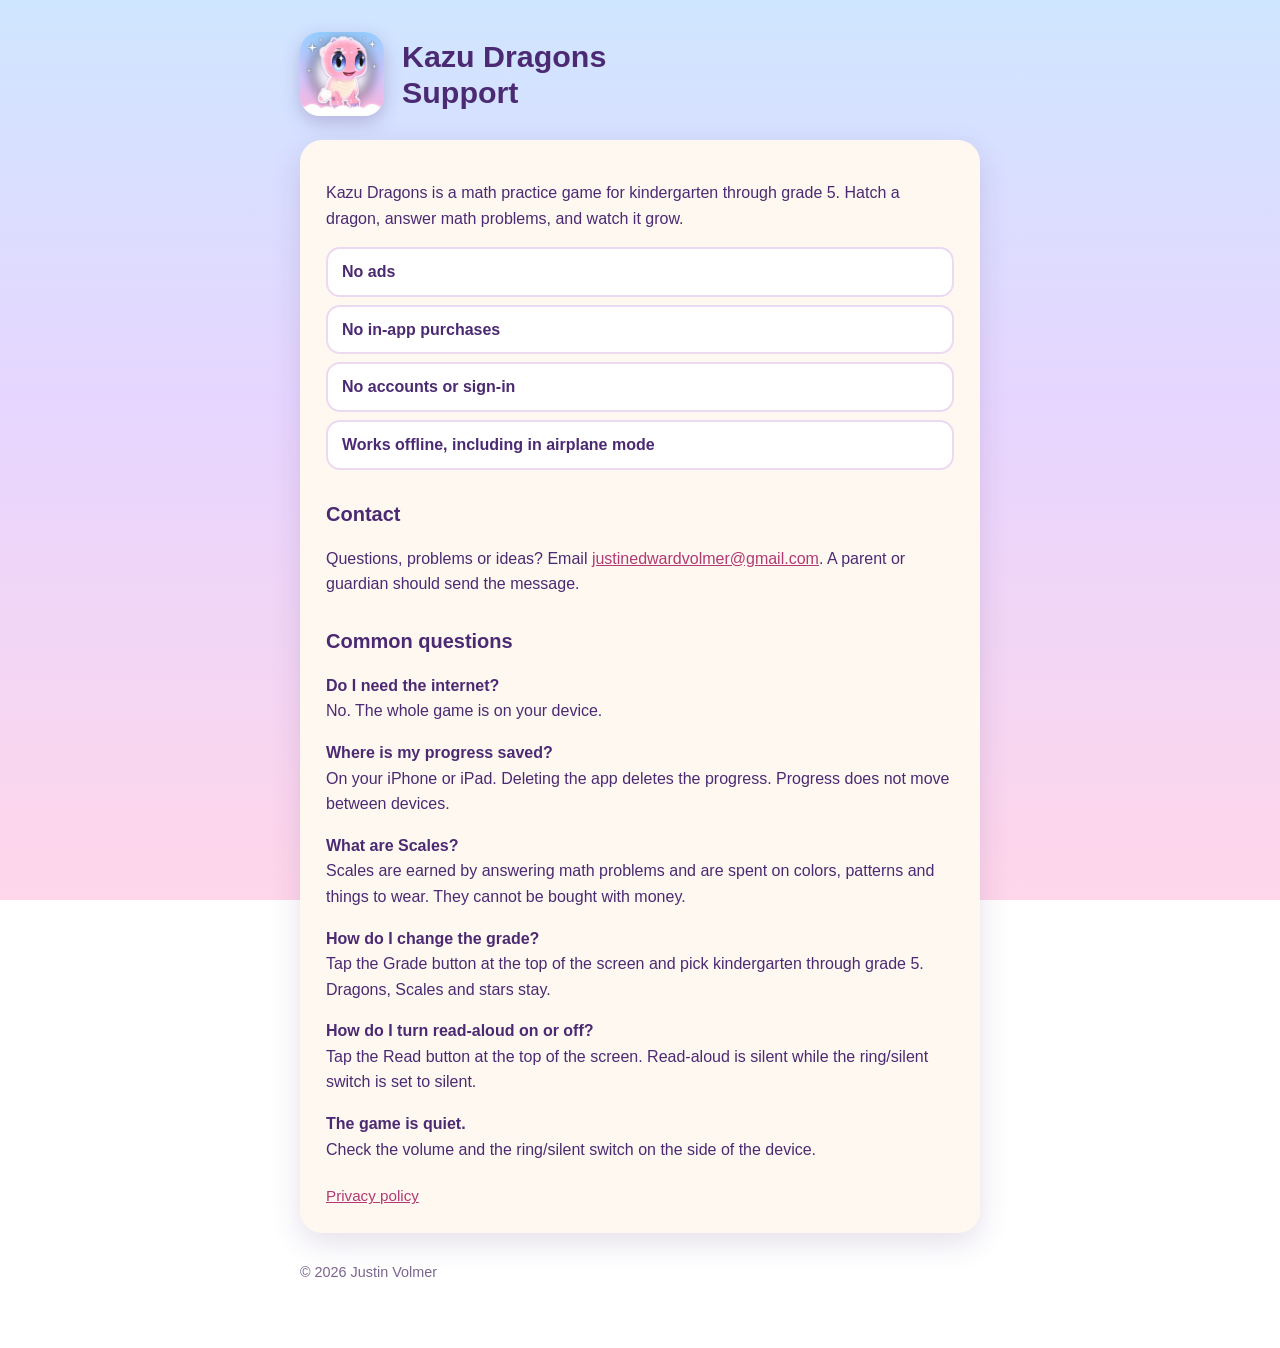
<file: index.html>
<!DOCTYPE html>
<html lang="en">
<head>
<meta charset="utf-8">
<meta name="viewport" content="width=device-width, initial-scale=1">
<title>Kazu Dragons: Support</title>
<link rel="stylesheet" href="style.css">
</head>
<body>
<main>
<header><img src="icon.png" alt="Kazu Dragons app icon: a pink baby dragon"><h1>Kazu Dragons<br>Support</h1></header>
<div class="card">
<p>Kazu Dragons is a math practice game for kindergarten through grade 5. Hatch a dragon, answer math problems, and watch it grow.</p>
<ul class="promise">
<li>No ads</li>
<li>No in-app purchases</li>
<li>No accounts or sign-in</li>
<li>Works offline, including in airplane mode</li>
</ul>

<h2>Contact</h2>
<p>Questions, problems or ideas? Email <a href="mailto:justinedwardvolmer@gmail.com">justinedwardvolmer@gmail.com</a>. A parent or guardian should send the message.</p>

<h2>Common questions</h2>
<p><strong>Do I need the internet?</strong><br>No. The whole game is on your device.</p>
<p><strong>Where is my progress saved?</strong><br>On your iPhone or iPad. Deleting the app deletes the progress. Progress does not move between devices.</p>
<p><strong>What are Scales?</strong><br>Scales are earned by answering math problems and are spent on colors, patterns and things to wear. They cannot be bought with money.</p>
<p><strong>How do I change the grade?</strong><br>Tap the Grade button at the top of the screen and pick kindergarten through grade 5. Dragons, Scales and stars stay.</p>
<p><strong>How do I turn read-aloud on or off?</strong><br>Tap the Read button at the top of the screen. Read-aloud is silent while the ring/silent switch is set to silent.</p>
<p><strong>The game is quiet.</strong><br>Check the volume and the ring/silent switch on the side of the device.</p>

<nav><a href="privacy.html">Privacy policy</a></nav>
</div>
<footer>&copy; 2026 Justin Volmer</footer>
</main>
</body>
</html>
</file>
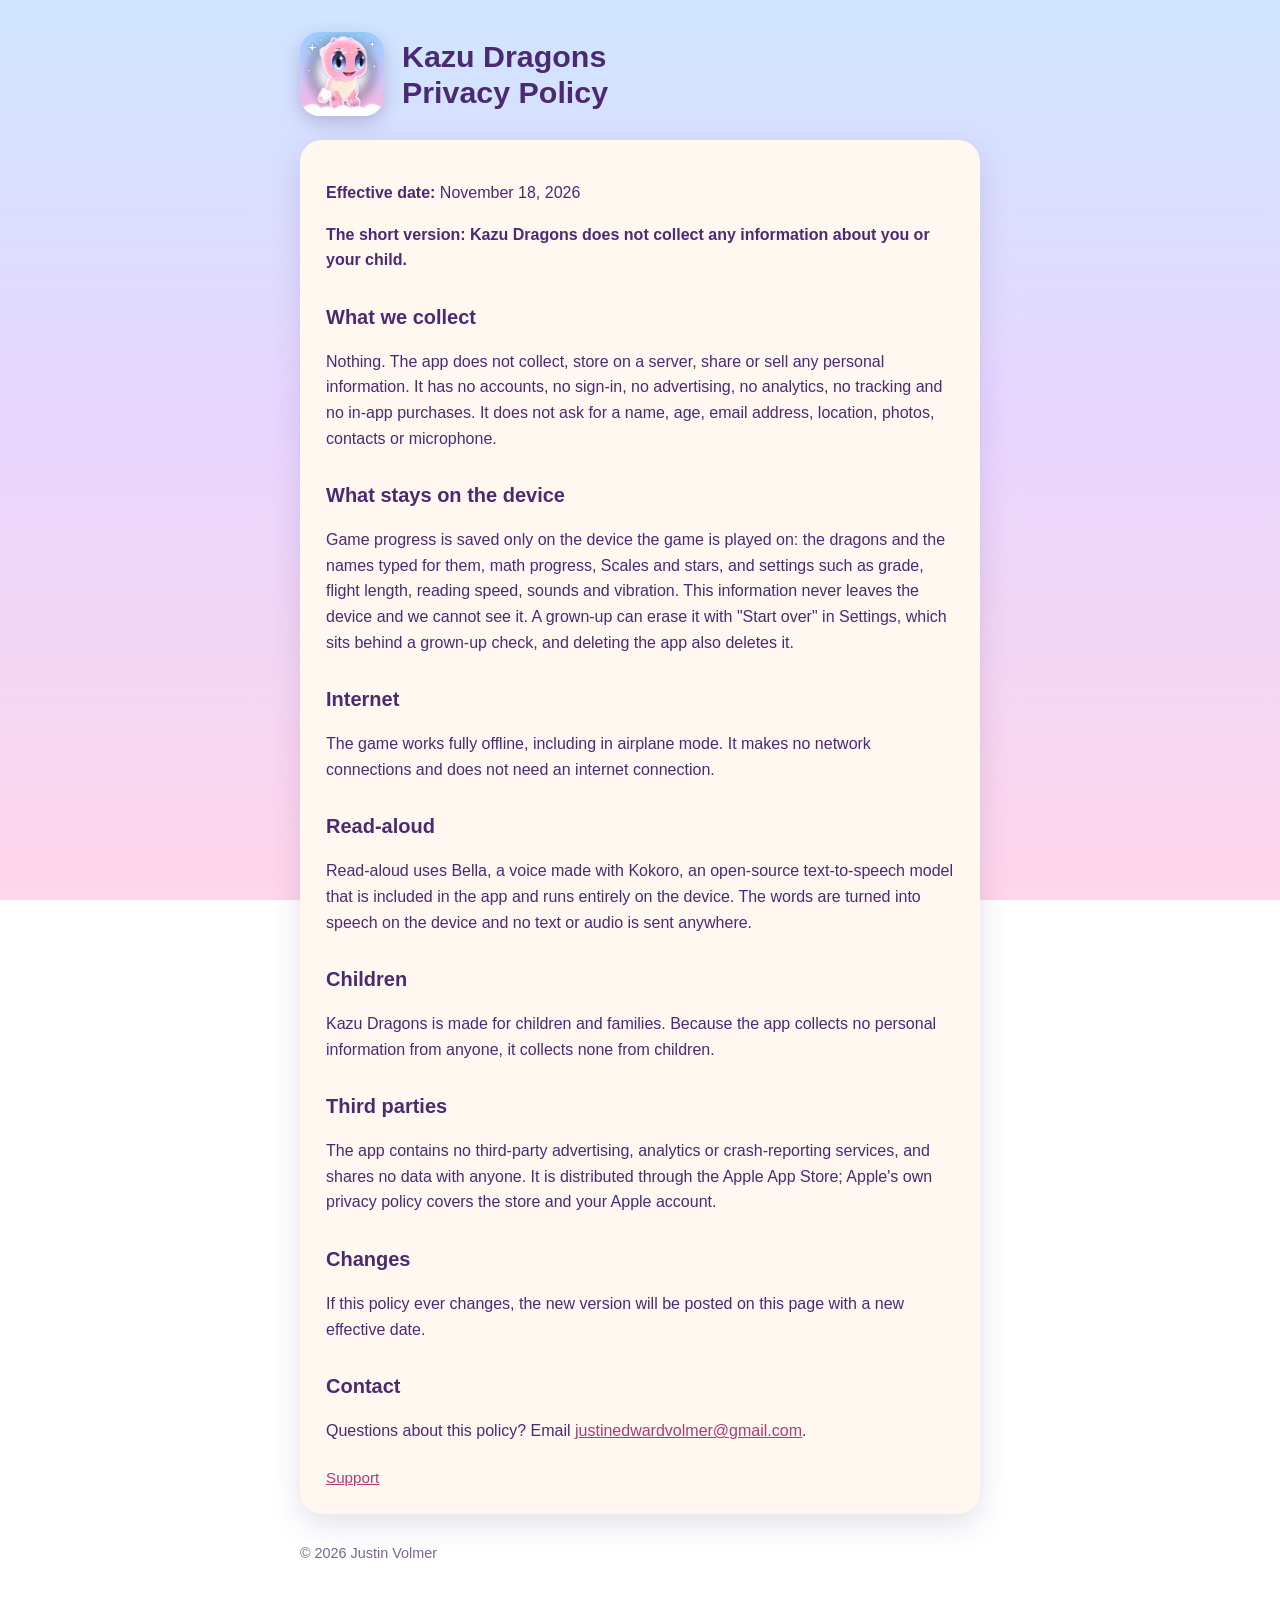
<file: privacy.html>
<!DOCTYPE html>
<html lang="en">
<head>
<meta charset="utf-8">
<meta name="viewport" content="width=device-width, initial-scale=1">
<title>Kazu Dragons: Privacy Policy</title>
<link rel="stylesheet" href="style.css">
</head>
<body>
<main>
<header><img src="icon.png" alt="Kazu Dragons app icon: a pink baby dragon"><h1>Kazu Dragons<br>Privacy Policy</h1></header>
<div class="card">
<p><strong>Effective date:</strong> November 18, 2026</p>
<p><strong>The short version: Kazu Dragons does not collect any information about you or your child.</strong></p>

<h2>What we collect</h2>
<p>Nothing. The app does not collect, store on a server, share or sell any personal information. It has no accounts, no sign-in, no advertising, no analytics, no tracking and no in-app purchases. It does not ask for a name, age, email address, location, photos, contacts or microphone.</p>

<h2>What stays on the device</h2>
<p>Game progress is saved only on the device the game is played on: the dragons and the names typed for them, math progress, Scales and stars, and settings such as grade, flight length, reading speed, sounds and vibration. This information never leaves the device and we cannot see it. A grown-up can erase it with "Start over" in Settings, which sits behind a grown-up check, and deleting the app also deletes it.</p>

<h2>Internet</h2>
<p>The game works fully offline, including in airplane mode. It makes no network connections and does not need an internet connection.</p>

<h2>Read-aloud</h2>
<p>Read-aloud uses Bella, a voice made with Kokoro, an open-source text-to-speech model that is included in the app and runs entirely on the device. The words are turned into speech on the device and no text or audio is sent anywhere.</p>

<h2>Children</h2>
<p>Kazu Dragons is made for children and families. Because the app collects no personal information from anyone, it collects none from children.</p>

<h2>Third parties</h2>
<p>The app contains no third-party advertising, analytics or crash-reporting services, and shares no data with anyone. It is distributed through the Apple App Store; Apple's own privacy policy covers the store and your Apple account.</p>

<h2>Changes</h2>
<p>If this policy ever changes, the new version will be posted on this page with a new effective date.</p>

<h2>Contact</h2>
<p>Questions about this policy? Email <a href="mailto:justinedwardvolmer@gmail.com">justinedwardvolmer@gmail.com</a>.</p>

<nav><a href="index.html">Support</a></nav>
</div>
<footer>&copy; 2026 Justin Volmer</footer>
</main>
</body>
</html>
</file>
<file: style.css>
:root { --ink:#4b2a73; --soft:#7a6590; --paper:#fff8f0; --accent:#e9749c; --line:#ecd9f2; }
* { box-sizing: border-box; }
body { margin:0; font-family: -apple-system, BlinkMacSystemFont, "Segoe UI", Roboto, Helvetica, Arial, sans-serif;
  color:var(--ink); background:linear-gradient(#cfe6ff, #e7d6ff 45%, #ffd6ea) fixed; line-height:1.6; }
main { max-width: 720px; margin: 0 auto; padding: 32px 20px 64px; }
header { display:flex; align-items:center; gap:18px; margin-bottom:24px; }
header img { width:84px; height:84px; border-radius:20px; box-shadow:0 6px 18px rgba(75,42,115,.25); }
h1 { font-size: 1.9rem; margin:0; line-height:1.2; }
h2 { font-size: 1.25rem; margin: 28px 0 8px; }
.card { background:var(--paper); border-radius:22px; padding:24px 26px; box-shadow:0 10px 30px rgba(75,42,115,.15); }
.promise { list-style:none; padding:0; margin:14px 0 0; display:grid; gap:8px; }
.promise li { background:#fff; border:2px solid var(--line); border-radius:14px; padding:10px 14px; font-weight:600; }
a { color:#b23a73; }
nav { margin-top:22px; font-size:.95rem; }
footer { margin-top:28px; color:var(--soft); font-size:.9rem; }
</file>
